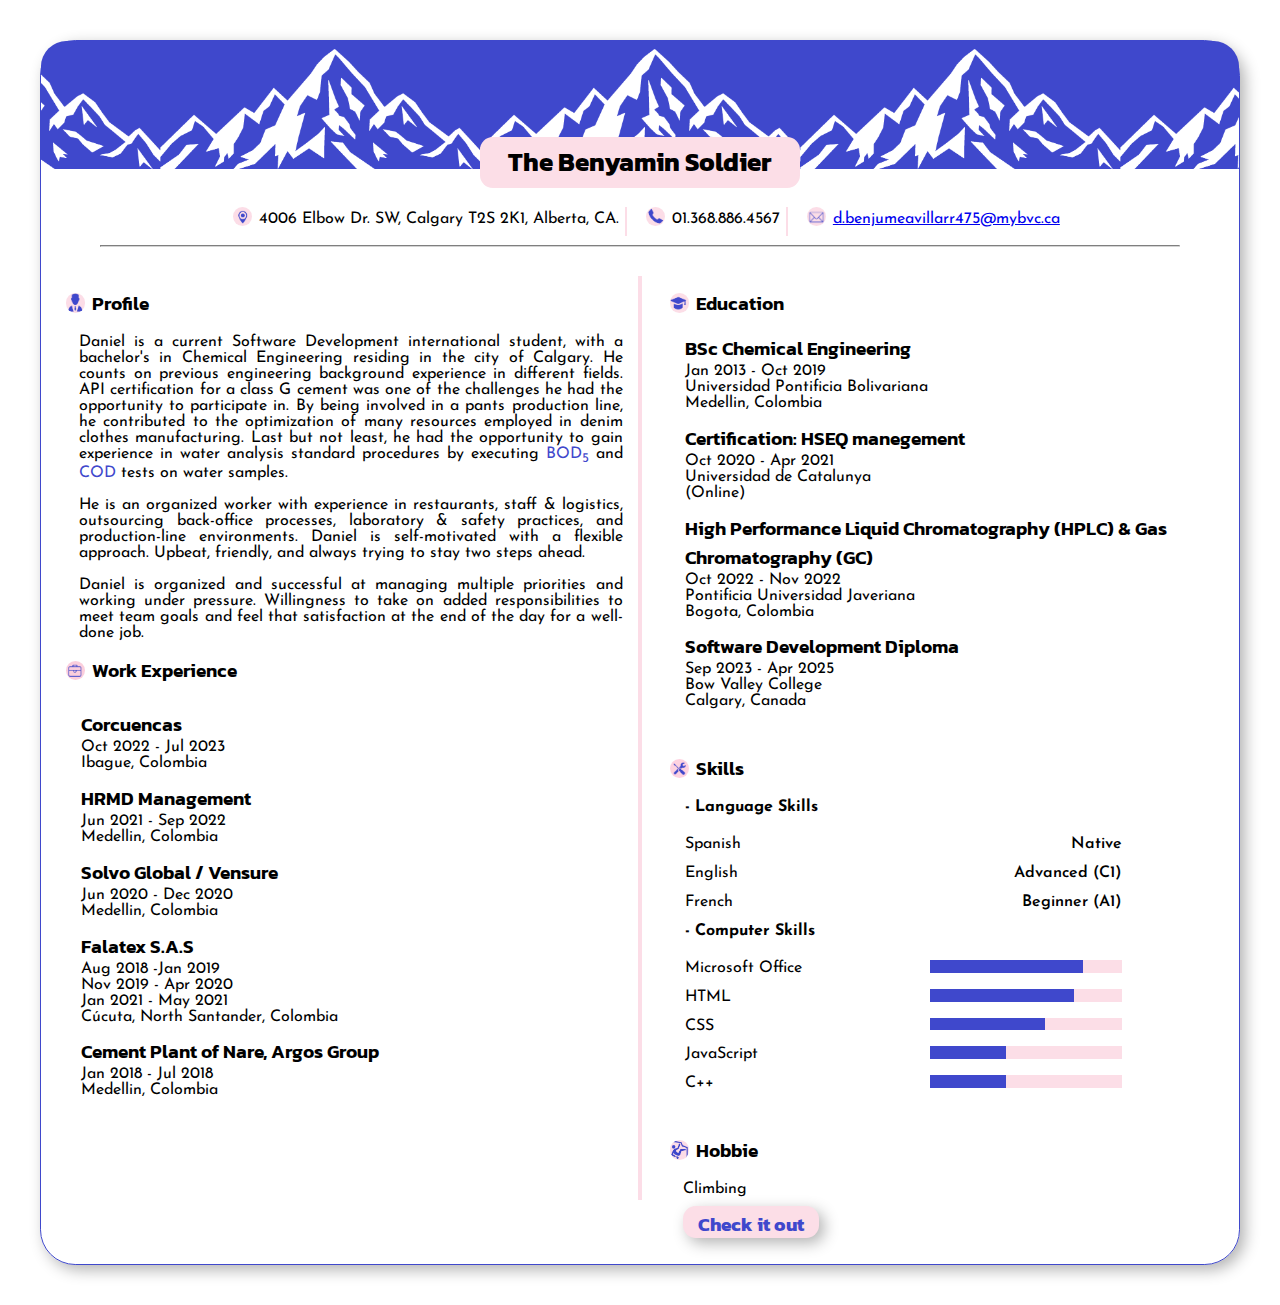
<file: index.html>
<!DOCTYPE html>
<html lang="en" id="MyProfile">
    <head>
        <title>My Profile</title>
        <meta charset = "UTF-8">
        <link rel="stylesheet" href="./css/myProfile.css">
        <link rel="stylesheet" href="./css/pop-out-preview.css">
        <script src="./js/myProfile.js"></script>
        <link rel="preconnect" href="https://fonts.googleapis.com">
        <link rel="preconnect" href="https://fonts.gstatic.com" crossorigin>
        <link href="https://fonts.googleapis.com/css2?family=Josefin+Sans:wght@300;600;700&family=Kanit:wght@600;800&display=swap" rel="stylesheet">

    </head>
    <body>
        <section class="general-container"> 
            <section id="top">
                <div id="name">
                <h1>
                    The Benyamin Soldier
                </h1>
                </div>
                <div id="info">
                    <label for="location"><img src="./images/logos/location-logo.png" class="logo"></label>
                    <p id="location"> 4006 Elbow Dr. SW, Calgary T2S 2K1, Alberta, CA.</p>
                    <div class="separator"></div>
                    <label for="contact"><img src="./images/logos/reference-logo.png" class="logo"></label>
                    <p id="contact"> 01.368.886.4567</p>
                    <div class="separator"></div>
                    <label for="email"><img src="./images/logos/mail-logo.png" class="logo"></label>
                    <p id="email"><a href="mailto:d.benjumeavillarr475@mybvc.ca?subject=Job%20Proposal,"">d.benjumeavillarr475@mybvc.ca</a></p>
                </div>
            </section>
            <hr>
            <section id="main">
                <div id="left-side" class="main-div">
                    
                    <div id="profile" class="sub-div">
                        <label for="profile"><img src="./images/logos/profile-logo.png" class="logo"></label>
                        <h2>Profile</h2>
                        <p>
                            Daniel is a current Software Development international student, with a bachelor's in Chemical
                            Engineering residing in the city of Calgary. He counts on previous engineering background experience
                            in different fields. API certification for a class G cement was one of the challenges he had the
                            opportunity to participate in. By being involved in a pants production line, he contributed to the
                            optimization of many resources employed in denim clothes manufacturing. Last but not least, he had
                            the opportunity to gain experience in water analysis standard procedures by executing <span id="BOD">BOD<sub>5</sub></span>
                            and <span id="COD">COD</span>
                            tests on water samples.
                            <br><br>He is an organized worker with experience in restaurants, staff & logistics, outsourcing back-office
                            processes, laboratory & safety practices, and production-line environments. Daniel is self-motivated
                            with a flexible approach. Upbeat, friendly, and always trying to stay two steps ahead. 
                            <br><br>Daniel is organized and successful at managing multiple priorities and working under pressure. 
                            Willingness to take on added responsibilities to meet team goals and feel that satisfaction at the end of
                            the day for a well-done job.
                        </p>
                        
                    </div>
                    
                    <div id="work" class="sub-div">
                        <label for="work"><img src="./images/logos/work-logo.png" class="logo"></label>
                        <h2>Work Experience</h2>
                        <ul>
                            <li>
                                <h3>Corcuencas</h3>
                                <p>                                        
                                    Oct 2022 - Jul 2023 <br>
                                    Ibague, Colombia
                                </p>                                  
                            </li>
                            <li>
                                <h3>HRMD Management</h3>
                                <p>                                        
                                    Jun 2021 - Sep 2022 <br>
                                    Medellin, Colombia
                                </p>                                  
                            </li>
                            <li>
                                <h3>Solvo Global / Vensure</h3>
                                <p>
                                    Jun 2020 - Dec 2020 <br>
                                    Medellin, Colombia
                                </p>                                  
                            </li>
                            <li>
                                <h3>Falatex S.A.S</h3>
                                <p>
                                    Aug 2018 -Jan 2019 <br>                                        
                                    Nov 2019 - Apr 2020<br>
                                    Jan 2021 - May 2021 <br>
                                    Cúcuta, North Santander, Colombia
                                </p>                                   
                            </li>
                            <li>
                                <h3>Cement Plant of Nare, Argos Group</h3>
                                <p>
                                    Jan 2018 - Jul 2018 <br>  
                                    Medellin, Colombia
                                </p>                   
                            </li>                                                   
                        </ul>  
                    </div>
                </div>
                <div class="mainseparator"></div>
                <div id="rigth-side" class="main-div">
                    <div id="education" class="sub-div">
                        <label for="education"><img src="./images/logos/education-log.png" class="logo"></label>
                        <h2>Education</h2>
                        <ul>
                            <li>
                                <h3>BSc Chemical Engineering</h3>
                                <p>                                        
                                    Jan 2013 - Oct 2019 <br>
                                    Universidad Pontificia Bolivariana <br>
                                    Medellin, Colombia
                                </p>                                  
                            </li>
                            <li>
                                <h3>Certification: HSEQ manegement</h3>
                                <p>                                        
                                    Oct 2020 - Apr 2021 <br>
                                    Universidad de Catalunya <br>
                                    (Online)

                                </p>                                  
                            </li>
                            <li>
                                <h3> High Performance Liquid Chromatography (HPLC) & Gas Chromatography (GC)</h3>
                                <p>                                        
                                    Oct 2022 - Nov 2022 <br>
                                    Pontificia Universidad Javeriana <br>
                                    Bogota, Colombia

                                </p>                                  
                            </li>
                            <li>
                                <h3> Software Development Diploma</h3>
                                <p>                                        
                                    Sep 2023 - Apr 2025 <br>
                                    Bow Valley College <br>
                                    Calgary, Canada

                                </p>                                  
                            </li>
                    </div>
                    <div id="skills" class="sub-div">
                        <label for="skills"><img src="./images/logos/skills-logo.png" class="logo"></label>
                        <h2>Skills</h2>
                        <ul>
                            <h4>Language Skills</h4>
                            <li>
                                <label for="spanish"><p>Spanish</p></label> <p class="skill-value" id="spanish">Native</p>                     
                            </li>
                            <li>
                                <label for="english"><p>English</p></label> <p class="skill-value" id="english">Advanced (C1)</p>                     
                            </li>
                            <li>
                                <label for="french"><p>French</p></label> <p class="skill-value" id="french">Beginner (A1)</p>                     
                            </li>
                            <h4>Computer Skills</h4>
                            <li>
                                <label for="MS"><p>Microsoft Office</p></label> <div id="MS" class="lvl-bar"><div style="width: 80%;" class="lvl"></div></div>                     
                            </li>
                            <li>
                                <label for="html"><p>HTML</p></label> <div id="html" class="lvl-bar"><div style="width: 75%;" class="lvl"></div></div>                    
                            </li>
                            <li>
                                <label for="css"><p>CSS</p></label> <div id="css" class="lvl-bar"><div style="width: 60%;" class="lvl"></div></div>                    
                            </li>
                            <li>
                                <label for="js"><p>JavaScript</p></label> <div id="js" class="lvl-bar"><div style="width: 40%;" class="lvl"></div></div>                    
                            </li>
                            <li>
                                <label for="cpp"><p>C++</p></label> <div id="cpp" class="lvl-bar"><div style="width: 40%;" class="lvl"></div></div>                   
                            </li>
                        </ul>                       
                    </div>
                    <div id="hobbie" class="sub-div">
                        <label for="profile"><img src="./images/logos/climber.jpg" class="logo"></label>
                        <h2>Hobbie</h2> 
                        <p>Climbing</p>
                        <h1 id="gotoclimbing">Check it out</h1>                              
                    </div>                                                 
                </div>
            </section>
        </section>
    </body>
</html>
</file>
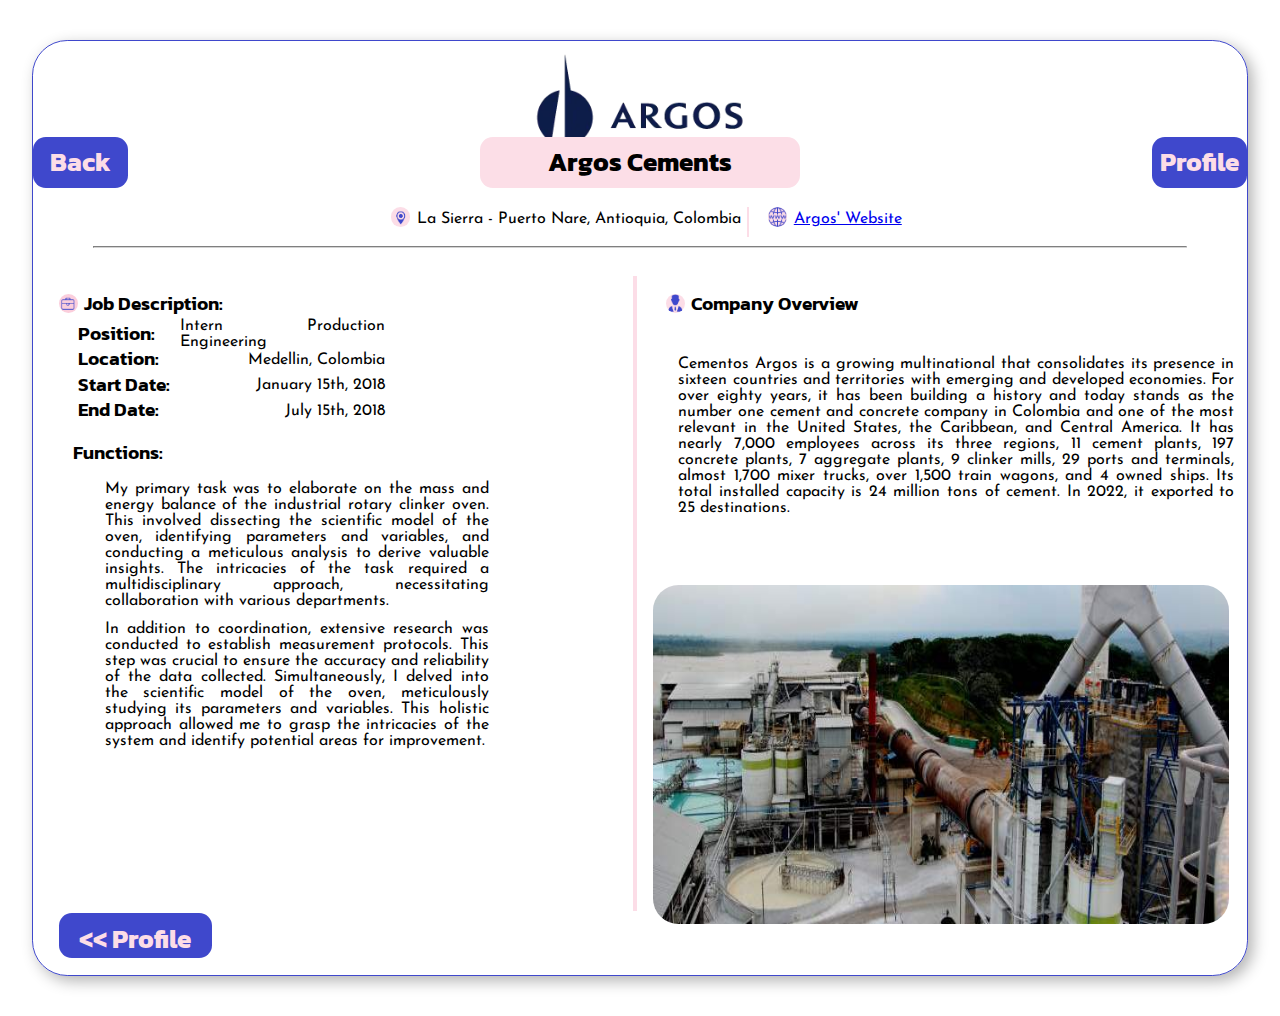
<file: argos.html>
<!DOCTYPE html>
<html lang="en" id="HRMD" class="work-exp">
    <head>
        <title>Argos</title>
        <meta charset = "UTF-8">
        <link rel="stylesheet" href="./css/myProfile.css">
        <link rel="stylesheet" href="./css/work-exp.css">
        
        <link rel="preconnect" href="https://fonts.googleapis.com">
        <link rel="preconnect" href="https://fonts.gstatic.com" crossorigin>
        <link href="https://fonts.googleapis.com/css2?family=Josefin+Sans:wght@300;600;700&family=Kanit:wght@600;800&display=swap" rel="stylesheet">

        <style>
            #profile ul{
                font-family: var(--pfont);
                font-size: 1.25vw;
                list-style-type: none;
            }
            #profile p{
                margin-top: -5vw;
                margin-bottom: 0vw;
            }
            #profile li::before{
                content: "- ";
                color: black;
                font-weight: bolder;
                
            }
            #img{
                flex: .25;
                margin-top: -2.5vw;
                margin-bottom: 4vw;
                margin-left: 0vw;
                margin-right: 2vw;
                display: flex;
                margin-left: 0vw;
                 
            }
            img{
                
                border-radius: 2vw;
                width: 45vw;
               
        
            }
            #bckgrnd{
                background-image: url(./images/bckgrnd/argos.webp);
                background-size: 20vw;
                background-position-y: 95%;
                background-repeat: no-repeat;
            }
            h1.back-to-profile{
                flex: 0.05;
                width: 12vw;
                margin-left: 2vw;
                margin-right: 25vw;
                background-color: #3f48cc;
                color: #fcdde7;
            }
            h1.back-to-profile:hover{
            cursor: pointer;
            color: #f83673;
            transition: color 0.3s ease;
            }
            #functions li p{
                margin-bottom: 6vw;
            
            }


        </style>
    

    </head>
    <body>
        <section class="general-container">
            <section id="top">
                <div id="bckgrnd">
                <h1 class="back">
                     Back
                </h1>                       
                <h1>
                    Argos Cements
                </h1>
                <h1 class="next">
                    Profile
                </h1>
                </div>
                <div id="info">
                    <label for="location"><img src="./images/logos/location-logo.png" class="logo"></label>
                    <p id="location">La Sierra - Puerto Nare, Antioquia, Colombia</p>
                    <div class="separator"></div>
                    <label for="contact"><img src="./images/logos/website-logo.jpg" class="logo"></label>
                    <p id="contact"> <a href="https://argos.co/">Argos' Website</a></p>
                </div>
            </section>
            <hr>
            <section id="main">
                <div id="left-side" class="main-div">
                    
                    <div id="job-description" class="sub-div">
                        <label for="job-description"><img src="./images/logos/work-logo.png" class="logo"></label>
                        <h2>Job Description:</h2>
                        <ul>
                            <li>
                                <label for="position"><h2>Position:</h2></label> 
                                <p id="position" class="job-description">Intern Production Engineering</p>
                            </li>
                            <li>
                                <label for="location"><h2>Location:</h2></label> 
                                <p id="location" class="job-description">Medellin, Colombia</p>
                            </li>
                            <li>
                                <label for="start"><h2>Start Date:</h2></label> 
                                <p id="start" class="job-description">January 15th, 2018</p>
                            </li>
                            <li>
                                <label for="end"><h2>End Date:</h2></label> 
                                <p id="end" class="job-description">July 15th, 2018</p>
                            </li>
                            <li id="duties"> 
                                <ul id="functions" class="job-description">
                                    <label for="functions"><h2>Functions:</h2></label>
                                    <br><br><br><br><br><br>
                                    <li>
                                        <p>
                                            My primary task was to elaborate on the mass and energy balance of 
                                            the industrial rotary clinker oven. This involved dissecting the 
                                            scientific model of the oven, identifying parameters and variables, 
                                            and conducting a meticulous analysis to derive valuable insights. 
                                            The intricacies of the task required a multidisciplinary approach, 
                                            necessitating collaboration with various departments.
                                        </p>
                                    </li>
                                    <li>
                                        <p>
                                            In addition to coordination, extensive research was conducted to 
                                            establish measurement protocols. This step was crucial to ensure 
                                            the accuracy and reliability of the data collected. Simultaneously, 
                                            I delved into the scientific model of the oven, meticulously studying 
                                            its parameters and variables. This holistic approach allowed me to 
                                            grasp the intricacies of the system and identify potential areas for 
                                            improvement.
                                        </p>
                                    </li>
                                    
                                </ul>
                            </li>
                        </ul>                       
                    </div>
                    <h1 class="back-to-profile">
                       << Profile
                    </h1>                                       
                </div>
                <div class="mainseparator"></div>
                <div id="rigth-side" class="main-div">
                    <div id="profile" class="sub-div">
                        <label for="profile"><img src="./images/logos/profile-logo.png" class="logo"></label>
                        <h2>Company Overview</h2>
                        <p>
                            Cementos Argos is a growing multinational that consolidates its presence in sixteen 
                            countries and territories with emerging and developed economies. For over eighty years, 
                            it has been building a history and today stands as the number one cement and concrete company 
                            in Colombia and one of the most relevant in the United States, the Caribbean, and Central America. 
                            It has nearly 7,000 employees across its three regions, 11 cement plants, 197 concrete plants, 
                            7 aggregate plants, 9 clinker mills, 29 ports and terminals, almost 1,700 mixer trucks, over 1,500 
                            train wagons, and 4 owned ships. Its total installed capacity is 24 million tons of cement. 
                            In 2022, it exported to 25 destinations.
                            <br><br>
                            
                        </p>
                        <section id="img">
                            <img src="./images/work-images/argos.jpg" >
                            
                        </section>
                        
                    </div>                            
                </div>
            </section>
        </section>
        <script src="./js/myProfile.js"></script>
    </body>
</html>
</file>
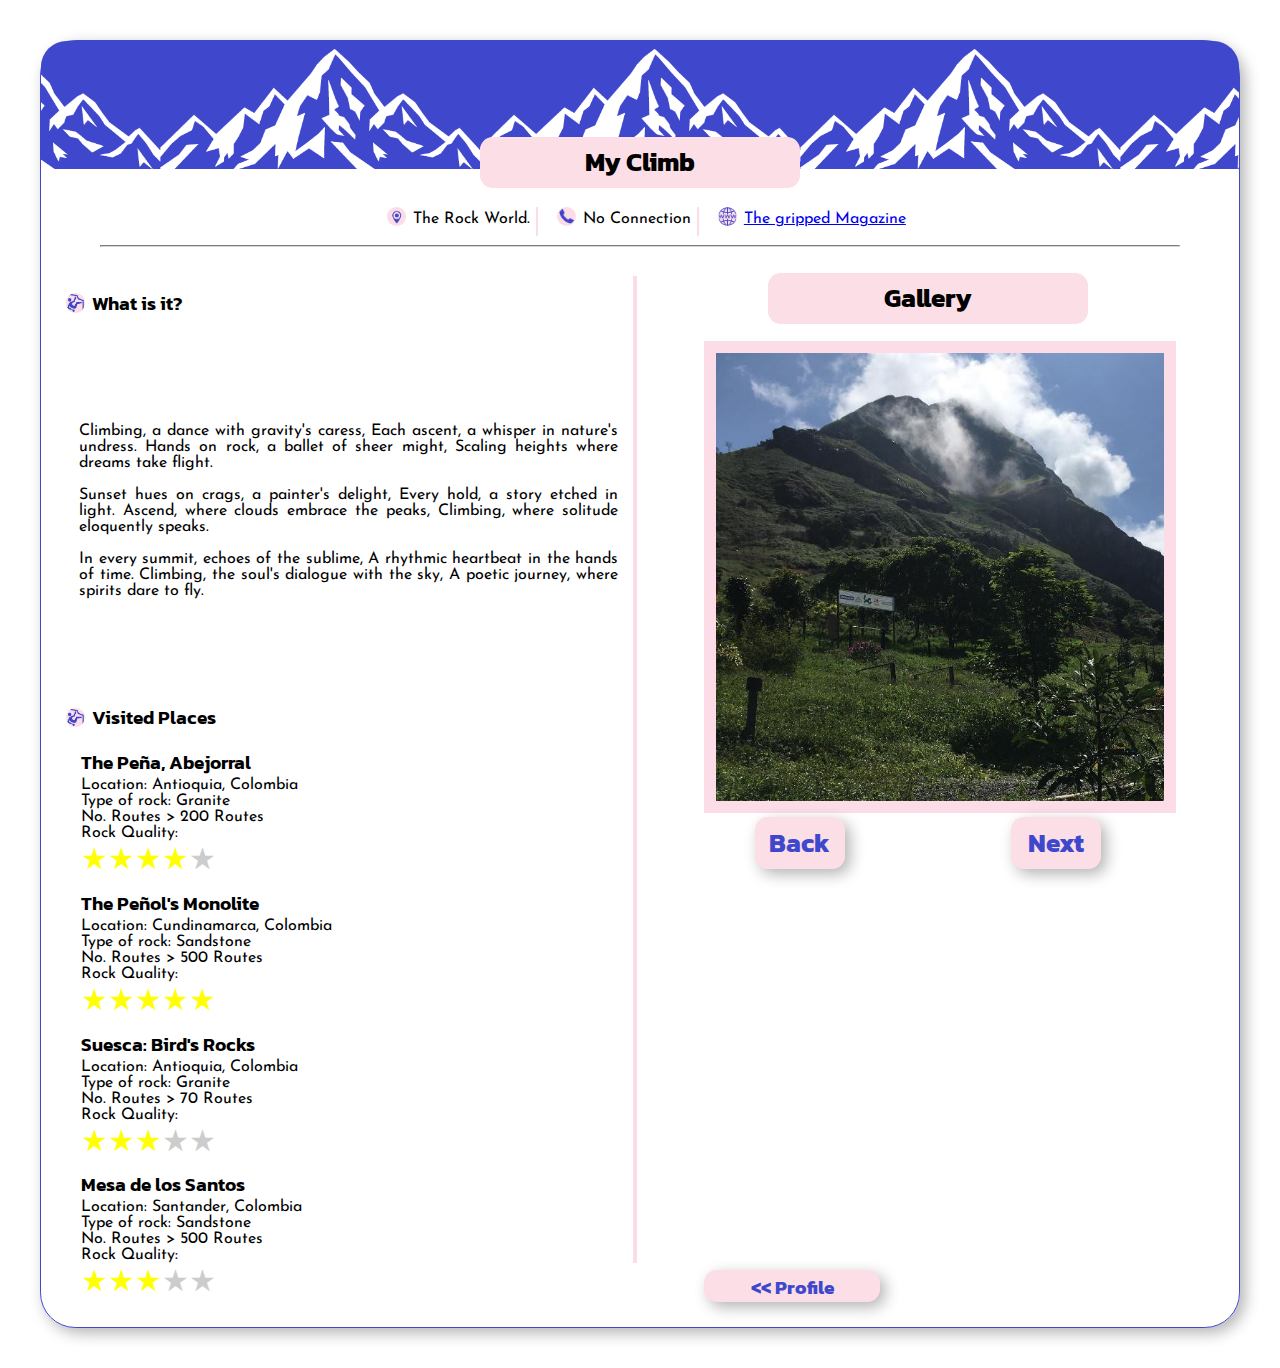
<file: climbing.html>
<!DOCTYPE html>
<html lang="en" id="Climbing">
    <head>
        <title>My Hobbies</title>
        <meta charset = "UTF-8">
        <link rel="stylesheet" href="./css/myProfile.css">
        <link rel="stylesheet" href="./css/pop-out-preview.css">
        <link rel="stylesheet" href="./css/stars.css">
        <script src="./js/myProfile.js"></script>
        <link rel="preconnect" href="https://fonts.googleapis.com">
        <link rel="preconnect" href="https://fonts.gstatic.com" crossorigin>
        <link href="https://fonts.googleapis.com/css2?family=Josefin+Sans:wght@300;600;700&family=Kanit:wght@600;800&display=swap" rel="stylesheet">

    </head>
    <body>
        <section class="general-container"> 
            <section id="top">
                <div id="name">
                <h1>
                    My Climb
                </h1>
                </div>
                <div id="info">
                    <label for="location"><img src="./images/logos/location-logo.png" class="logo"></label>
                    <p id="location"> The Rock World.</p>
                    <div class="separator"></div>
                    <label for="contact"><img src="./images/logos/reference-logo.png" class="logo"></label>
                    <p id="contact"> No Connection</p>
                    <div class="separator"></div>
                    <label for="contact"><img src="./images/logos/website-logo.jpg" class="logo"></label>
                    <p id="contact"> <a href="https://gripped.com/">The gripped Magazine</a></p>
                </div>
            </section>
            <hr>
            <section id="main">
                <div id="left-side" class="main-div">
                    
                    <div id="profile" class="sub-div">
                        <label for="profile"><img src="./images/logos/climber.jpg" class="logo"></label>
                        <h2>What is it?</h2>
                        <p>
                            Climbing, a dance with gravity's caress,
                            Each ascent, a whisper in nature's undress.
                            Hands on rock, a ballet of sheer might,
                            Scaling heights where dreams take flight.
                            <br><br>
                            Sunset hues on crags, a painter's delight,
                            Every hold, a story etched in light.
                            Ascend, where clouds embrace the peaks,
                            Climbing, where solitude eloquently speaks.
                            <br><br>
                            In every summit, echoes of the sublime,
                            A rhythmic heartbeat in the hands of time.
                            Climbing, the soul's dialogue with the sky,
                            A poetic journey, where spirits dare to fly.
                        </p>
                        
                    </div>
                    
                    <div id="work" class="sub-div">
                        <label for="work"><img src="./images/logos/climber.jpg" class="logo"></label>
                        <h2>Visited Places</h2>
                        <ul>
                            <li>
                                <h3>The Peña, Abejorral</h3>
                                <p>                                        
                                    Location: Antioquia, Colombia <br>
                                    Type of rock: Granite <br>
                                    No. Routes > 200 Routes <br>
                                    Rock Quality: 
                                    <div class="rating" id="peña">
                                        <span class="star" data-value="1">&#9733;</span>
                                        <span class="star" data-value="2">&#9733;</span>
                                        <span class="star" data-value="3">&#9733;</span>
                                        <span class="star" data-value="4">&#9733;</span>
                                        <span class="star" data-value="5">&#9733;</span>
                                      </div>
                                </p>                             
                            </li>
                            <li>
                                <h3>The Peñol's Monolite</h3>
                                <p>                                        
                                    Location: Cundinamarca, Colombia <br>
                                    Type of rock: Sandstone <br>
                                    No. Routes > 500 Routes <br>
                                    Rock Quality: 
                                    <div class="rating" id="peñol">
                                        <span class="star" data-value="1">&#9733;</span>
                                        <span class="star" data-value="2">&#9733;</span>
                                        <span class="star" data-value="3">&#9733;</span>
                                        <span class="star" data-value="4">&#9733;</span>
                                        <span class="star" data-value="5">&#9733;</span>
                                      </div>
                                </p>                             
                            </li>
                            <li>
                                <h3>Suesca: Bird's Rocks</h3>
                                <p>                                        
                                    Location: Antioquia, Colombia <br>
                                    Type of rock: Granite <br>
                                    No. Routes > 70 Routes <br>
                                    Rock Quality: 
                                    <div class="rating" id="suesca">
                                        <span class="star" data-value="1">&#9733;</span>
                                        <span class="star" data-value="2">&#9733;</span>
                                        <span class="star" data-value="3">&#9733;</span>
                                        <span class="star" data-value="4">&#9733;</span>
                                        <span class="star" data-value="5">&#9733;</span>
                                      </div>
                                </p>                             
                            </li>
                            <li>
                                <h3>Mesa de los Santos</h3>
                                <p>                                        
                                    Location: Santander, Colombia <br>
                                    Type of rock: Sandstone <br>
                                    No. Routes > 500 Routes <br>
                                    Rock Quality: 
                                    <div class="rating" id="lamesa">
                                        <span class="star" data-value="1">&#9733;</span>
                                        <span class="star" data-value="2">&#9733;</span>
                                        <span class="star" data-value="3">&#9733;</span>
                                        <span class="star" data-value="4">&#9733;</span>
                                        <span class="star" data-value="5">&#9733;</span>
                                      </div>
                                </p>                             
                            </li>
                                                                            
                        </ul>  
                    </div>
                </div>
                <div class="mainseparator"></div>
                <div id="rigth-side" class="main-div">
                    <div id="education" class="sub-div">

                        <h1>Gallery</h1>
                        <div class="gallery">
                        <img id="mainImg" src="./images/climbing/img1.png" >
            
                        <!-- Add more images as needed -->
                        </div>
                        <div class="buttons">
                        <h1 id="prev"> Back </h1> 
                        <h1 id="next"> Next</h1>  
                        </div>
                    </div>
                    <div id="hobbie" class="sub-div">
                        <h1 class="back-to-profile">
                            << Profile
                        </h1>                               
                    </div>                                                 
                </div>
            </section>
        </section>
        
    </body>
</html>
</file>
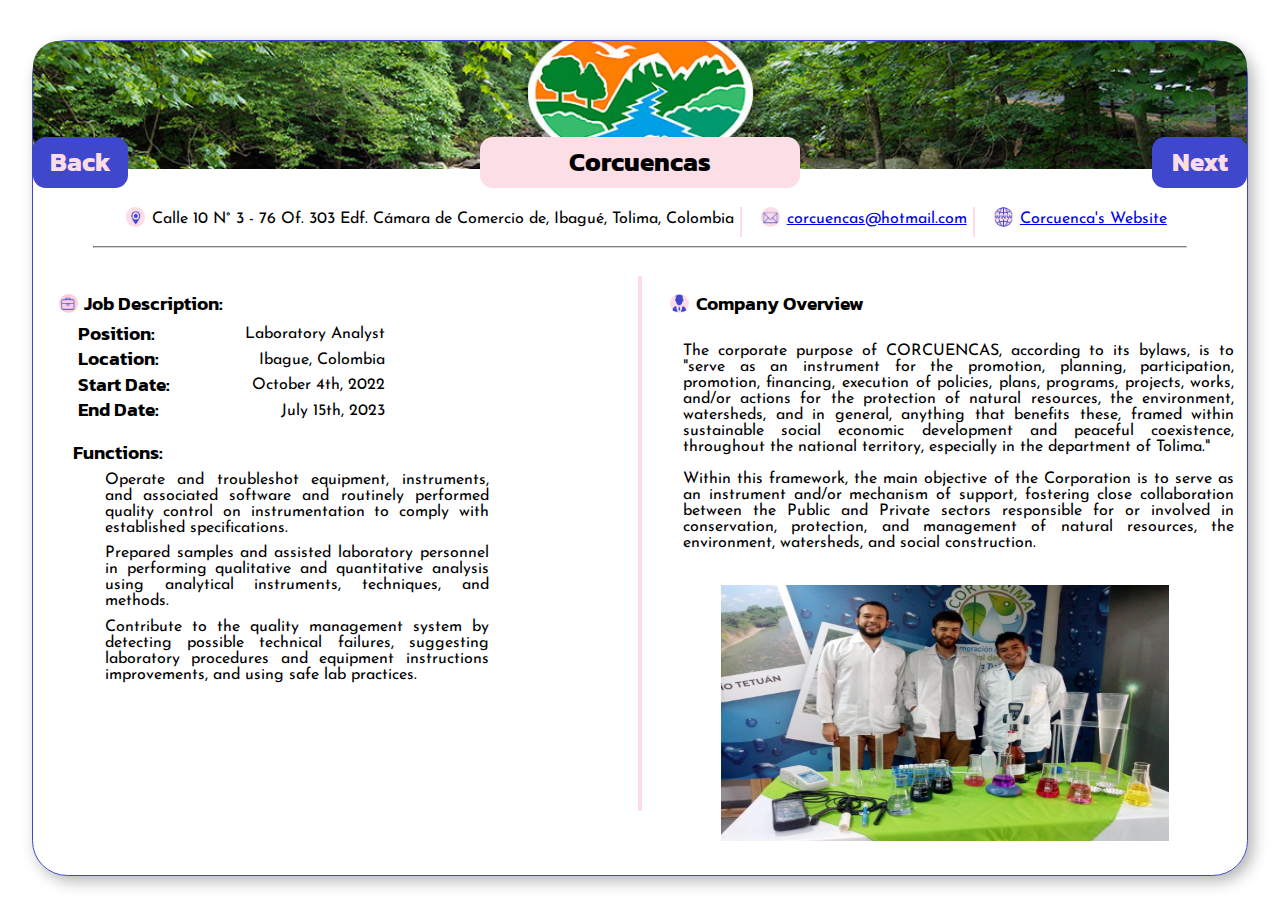
<file: corcuencas.html>
<!DOCTYPE html>
<html lang="en" id="Corcuencas" class="work-exp">
    <head>
        <title>Corcuencas</title>
        <meta charset = "UTF-8">
        <link rel="stylesheet" href="./css/myProfile.css">
        <link rel="stylesheet" href="./css/work-exp.css">
        
        <link rel="preconnect" href="https://fonts.googleapis.com">
        <link rel="preconnect" href="https://fonts.gstatic.com" crossorigin>
        <link href="https://fonts.googleapis.com/css2?family=Josefin+Sans:wght@300;600;700&family=Kanit:wght@600;800&display=swap" rel="stylesheet">

    </head>
    <body>
        <section class="general-container">
            <section id="top">
                <div id="bckgrnd">
                <h1 class="back">
                     Back
                </h1>                       
                <h1>
                    Corcuencas
                </h1>
                <h1 class="next">
                    Next
                </h1>
                </div>
                <div id="info">
                    <label for="location"><img src="./images/logos/location-logo.png" class="logo"></label>
                    <p id="location"> Calle 10 N° 3 - 76 Of. 303 Edf. Cámara de Comercio de, Ibagué, Tolima, Colombia</p>
                    <div class="separator"></div>
                    <label for="email"><img src="./images/logos/mail-logo.png" class="logo"></label>
                    <p id="email"><a href="mailto:corcuencas@hotmail.com">corcuencas@hotmail.com</a></p>
                    <div class="separator"></div>
                    <label for="contact"><img src="./images/logos/website-logo.jpg" class="logo"></label>
                    <p id="contact"> <a href="https://corcuencas.com/nosotros/">Corcuenca's Website</a></p>
                </div>
            </section>
            <hr>
            <section id="main">
                <div id="left-side" class="main-div">
                    
                    <div id="job-description" class="sub-div">
                        <label for="job-description"><img src="./images/logos/work-logo.png" class="logo"></label>
                        <h2>Job Description:</h2>
                        <ul>
                            <li>
                                <label for="position"><h2>Position:</h2></label> 
                                <p id="position" class="job-description">Laboratory Analyst</p>
                            </li>
                            <li>
                                <label for="location"><h2>Location:</h2></label> 
                                <p id="location" class="job-description">Ibague, Colombia</p>
                            </li>
                            <li>
                                <label for="start"><h2>Start Date:</h2></label> 
                                <p id="start" class="job-description">October 4th, 2022</p>
                            </li>
                            <li>
                                <label for="end"><h2>End Date:</h2></label> 
                                <p id="end" class="job-description">July 15th, 2023</p>
                            </li>
                            <li id="duties"> 
                                <ul id="functions" class="job-description">
                                    <label for="functions"><h2>Functions:</h2></label>
                                    <li>
                                        <p>
                                            Operate and troubleshot equipment, instruments,
                                            and associated software and routinely performed
                                            quality control on instrumentation to comply with 
                                            established specifications.
                                        </p>
                                    </li>
                                    <li>
                                        <p>
                                            Prepared samples and assisted laboratory personnel 
                                            in performing qualitative and quantitative analysis 
                                            using analytical instruments, techniques, and methods.
                                        </p>
                                    </li>
                                    <li>
                                        <p>
                                            Contribute to the quality management system by detecting 
                                            possible technical failures, suggesting laboratory procedures 
                                            and equipment instructions improvements, and using safe lab 
                                            practices.
                                        </p>
                                    </li>
                                </ul>
                            </li>
                        </ul>                       
                    </div>                                       
                </div>
                <div class="mainseparator"></div>
                <div id="rigth-side" class="main-div">
                    <div id="profile" class="sub-div">
                        <label for="profile"><img src="./images/logos/profile-logo.png" class="logo"></label>
                        <h2>Company Overview</h2>
                        <p>
                            The corporate purpose of CORCUENCAS, according to its bylaws,
                            is to "serve as an instrument for the promotion, planning,
                            participation, promotion, financing, execution of policies,
                            plans, programs, projects, works, and/or actions for the
                            protection of natural resources, the environment, watersheds, 
                            and in general, anything that benefits these, framed within 
                            sustainable social economic development and peaceful coexistence, 
                            throughout the national territory, especially in the department 
                            of Tolima."
                            <br><br>
                            Within this framework, the main objective of the Corporation is to 
                            serve as an instrument and/or mechanism of support, fostering close 
                            collaboration between the Public and Private sectors responsible for 
                            or involved in conservation, protection, and management of natural 
                            resources, the environment, watersheds, and social construction.
                        </p>
                        <img src="./images/work-images/corcuencas.jpeg" alt="Analyst">
                        
                    </div>                            
                </div>
            </section>
        </section>
        <script src="./js/myProfile.js"></script>
    </body>
</html>
</file>
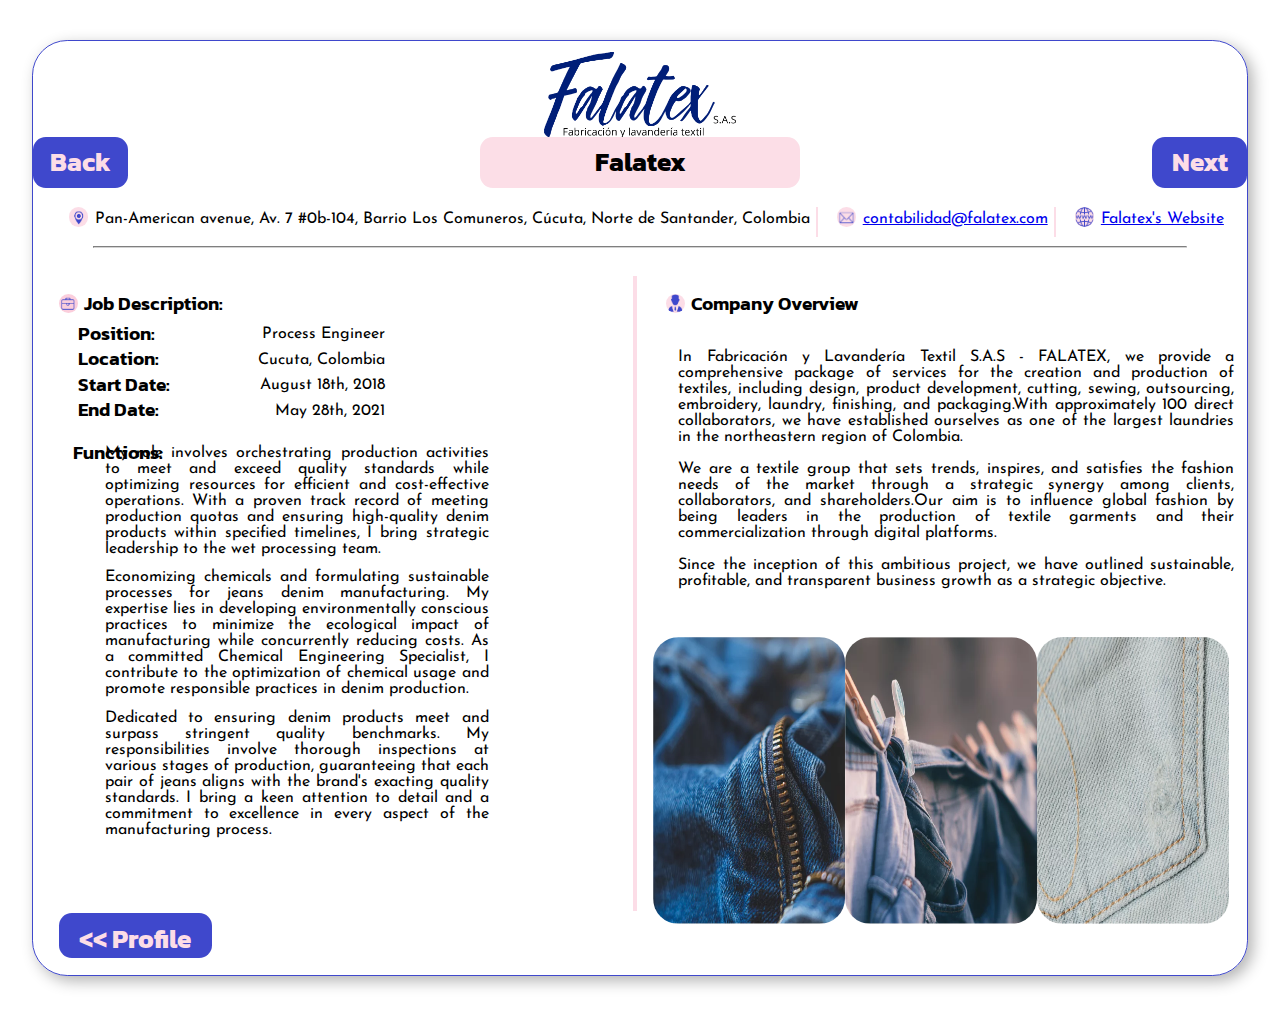
<file: falatex.html>
<!DOCTYPE html>
<html lang="en" id="HRMD" class="work-exp">
    <head>
        <title>Falatex</title>
        <meta charset = "UTF-8">
        <link rel="stylesheet" href="./css/myProfile.css">
        <link rel="stylesheet" href="./css/work-exp.css">
        
        <link rel="preconnect" href="https://fonts.googleapis.com">
        <link rel="preconnect" href="https://fonts.gstatic.com" crossorigin>
        <link href="https://fonts.googleapis.com/css2?family=Josefin+Sans:wght@300;600;700&family=Kanit:wght@600;800&display=swap" rel="stylesheet">

        <style>
            #profile ul{
                font-family: var(--pfont);
                font-size: 1.25vw;
                list-style-type: none;
            }
            #profile p{
                margin-top: -5vw;
                margin-bottom: 0vw;
            }
            #profile li::before{
                content: "- ";
                color: black;
                font-weight: bolder;
                
            }
            #img{
                flex: .25;
                margin-top: -2.5vw;
                margin-bottom: 4vw;
                margin-left: 0vw;
                margin-right: 2vw;
                display: flex;
                 
            }
            img{
                flex: .1;
                border-radius: 2vw;
                width: 15vw;
        
            }
            #bckgrnd{
                background-image: url(./images/bckgrnd/falatex.webp);
                background-size: 15vw;
                background-position-y: 25%;
            }
            h1.back-to-profile{
                flex: 0.05;
                width: 12vw;
                margin-left: 2vw;
                margin-right: 25vw;
                background-color: #3f48cc;
                color: #fcdde7;
            }
            h1.back-to-profile:hover{
            cursor: pointer;
            color: #f83673;
            transition: color 0.3s ease;
            }
            #functions li p{
                margin-bottom: 6vw;
            
            }


        </style>
    

    </head>
    <body>
        <section class="general-container">
            <section id="top">
                <div id="bckgrnd">
                <h1 class="back">
                     Back
                </h1>                       
                <h1>
                    Falatex
                </h1>
                <h1 class="next">
                    Next
                </h1>
                </div>
                <div id="info">
                    <label for="location"><img src="./images/logos/location-logo.png" class="logo"></label>
                    <p id="location">Pan-American avenue, Av. 7 #0b-104, Barrio Los Comuneros, Cúcuta, Norte de Santander, Colombia</p>
                    <div class="separator"></div>
                    <label for="email"><img src="./images/logos/mail-logo.png" class="logo"></label>
                    <p id="email"><a href="mailto:contabilidad@falatex.com">contabilidad@falatex.com</a></p>
                    <div class="separator"></div>
                    <label for="contact"><img src="./images/logos/website-logo.jpg" class="logo"></label>
                    <p id="contact"> <a href="https://falatex.com/">Falatex's Website</a></p>
                </div>
            </section>
            <hr>
            <section id="main">
                <div id="left-side" class="main-div">
                    
                    <div id="job-description" class="sub-div">
                        <label for="job-description"><img src="./images/logos/work-logo.png" class="logo"></label>
                        <h2>Job Description:</h2>
                        <ul>
                            <li>
                                <label for="position"><h2>Position:</h2></label> 
                                <p id="position" class="job-description">Process Engineer</p>
                            </li>
                            <li>
                                <label for="location"><h2>Location:</h2></label> 
                                <p id="location" class="job-description">Cucuta, Colombia</p>
                            </li>
                            <li>
                                <label for="start"><h2>Start Date:</h2></label> 
                                <p id="start" class="job-description">August 18th, 2018</p>
                            </li>
                            <li>
                                <label for="end"><h2>End Date:</h2></label> 
                                <p id="end" class="job-description">May 28th, 2021</p>
                            </li>
                            <li id="duties"> 
                                <ul id="functions" class="job-description">
                                    <label for="functions"><h2>Functions:</h2></label>
                                    <br><br><br><br>
                                    <li>
                                        <p>
                                            My role involves orchestrating production activities to meet 
                                            and exceed quality standards while optimizing resources for 
                                            efficient and cost-effective operations. With a proven track 
                                            record of meeting production quotas and ensuring high-quality 
                                            denim products within specified timelines, I bring strategic 
                                            leadership to the wet processing team.
                                        </p>
                                    </li>
                                    <li>
                                        <p>
                                            Economizing chemicals and formulating sustainable processes
                                             for jeans denim manufacturing. My expertise lies in developing 
                                             environmentally conscious practices to minimize the ecological 
                                             impact of manufacturing while concurrently reducing costs. 
                                             As a committed Chemical Engineering Specialist, I contribute to 
                                             the optimization of chemical usage and promote responsible 
                                             practices in denim production.
                                        </p>
                                    </li>
                                    <li>
                                        <p>
                                            Dedicated to ensuring denim products meet and surpass stringent 
                                            quality benchmarks. My responsibilities involve thorough inspections 
                                            at various stages of production, guaranteeing that each pair of jeans 
                                            aligns with the brand's exacting quality standards. I bring a keen 
                                            attention to detail and a commitment to excellence in every aspect 
                                            of the manufacturing process.
                                        </p>
                                    </li>
                                </ul>
                            </li>
                        </ul>                       
                    </div>
                    <h1 class="back-to-profile">
                       << Profile
                    </h1>                                       
                </div>
                <div class="mainseparator"></div>
                <div id="rigth-side" class="main-div">
                    <div id="profile" class="sub-div">
                        <label for="profile"><img src="./images/logos/profile-logo.png" class="logo"></label>
                        <h2>Company Overview</h2>
                        <p>
                            In Fabricación y Lavandería Textil S.A.S - FALATEX, we provide a comprehensive package of services 
                            for the creation and production of textiles, including design, product development, cutting, sewing, 
                            outsourcing, embroidery, laundry, finishing, and packaging.With approximately 100 direct 
                            collaborators, we have established ourselves as one of the largest laundries in the northeastern 
                            region of Colombia.
                            <br><br>
                            We are a textile group that sets trends, inspires, and satisfies the fashion needs of the market 
                            through a strategic synergy among clients, collaborators, and shareholders.Our aim is to influence 
                            global fashion by being leaders in the production of textile garments and their commercialization 
                            through digital platforms.
                            <br><br>
                            
Since the inception of this ambitious project, we have outlined sustainable, profitable, and transparent business growth as a strategic objective.
                        </p>
                        <section id="img">
                            <img src="./images/work-images/falatex.webp" >
                            <img src="./images/work-images/falatex2.webp" >
                            <img src="./images/work-images/falatex3.webp" >
                        </section>
                        
                    </div>                            
                </div>
            </section>
        </section>
        <script src="./js/myProfile.js"></script>
    </body>
</html>
</file>
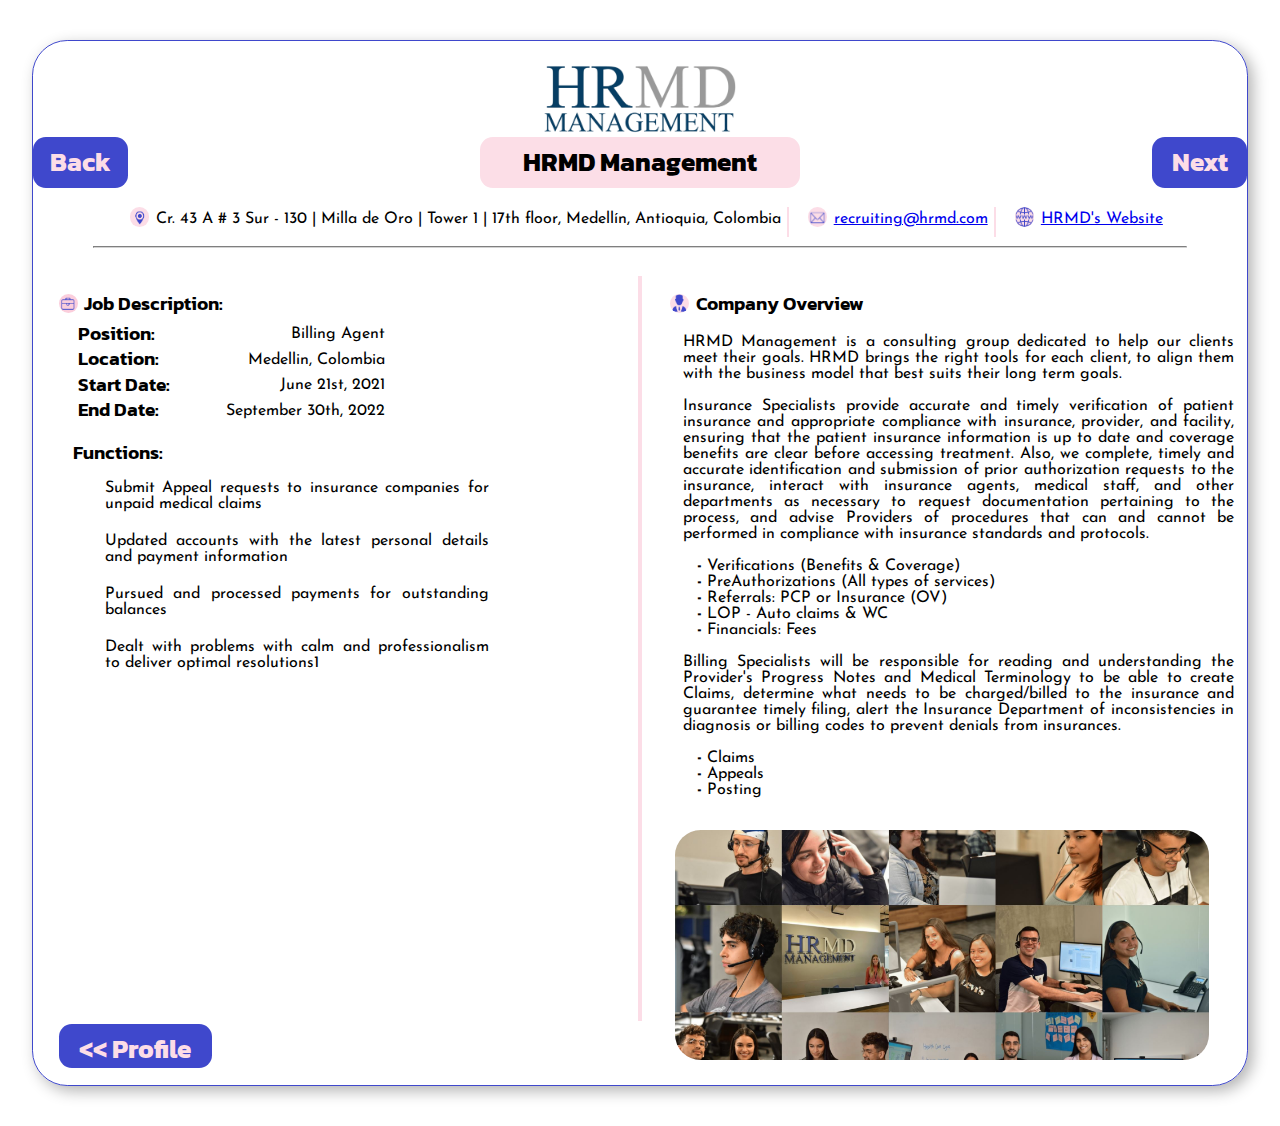
<file: hrmdmanagement.html>
<!DOCTYPE html>
<html lang="en" id="HRMD" class="work-exp">
    <head>
        <title>HRMD Management</title>
        <meta charset = "UTF-8">
        <link rel="stylesheet" href="./css/myProfile.css">
        <link rel="stylesheet" href="./css/work-exp.css">
        
        <link rel="preconnect" href="https://fonts.googleapis.com">
        <link rel="preconnect" href="https://fonts.gstatic.com" crossorigin>
        <link href="https://fonts.googleapis.com/css2?family=Josefin+Sans:wght@300;600;700&family=Kanit:wght@600;800&display=swap" rel="stylesheet">

        <style>
            #profile ul{
                font-family: var(--pfont);
                font-size: 1.25vw;
                list-style-type: none;
            }
            #profile li::before{
                content: "- ";
                color: black;
                font-weight: bolder;
            }
            #iframe{
                flex: 1;
                margin-top: 7.5vw;
                margin-bottom: 2vw;
                margin-left:-7vw;
                margin-right: 2vw;
                display: flex;
                width: 1vw;  
            }
            img{
                flex: 1;
                border-radius: 2vw;
                width: 1vw;
            }
            #bckgrnd{
                background-image: url(./images/work-images/hrmdbckgrnd.png);
                background-size: 15vw;
                background-position-y: 40%;
            }
            h1.back-to-profile{
                flex: 0.05;
                width: 12vw;
                margin-left: 2vw;
                margin-right: 25vw;
                background-color: #3f48cc;
                color: #fcdde7;
            }
            h1.back-to-profile:hover{
            cursor: pointer;
            color: #f83673;
            transition: color 0.3s ease;
            }


        </style>
    

    </head>
    <body>
        <section class="general-container">
            <section id="top">
                <div id="bckgrnd">
                <h1 class="back">
                     Back
                </h1>                       
                <h1>
                    HRMD Management
                </h1>
                <h1 class="next">
                    Next
                </h1>
                </div>
                <div id="info">
                    <label for="location"><img src="./images/logos/location-logo.png" class="logo"></label>
                    <p id="location"> Cr. 43 A # 3 Sur - 130 | Milla de Oro | Tower 1 | 17th floor, Medellín, Antioquia, Colombia</p>
                    <div class="separator"></div>
                    <label for="email"><img src="./images/logos/mail-logo.png" class="logo"></label>
                    <p id="email"><a href="mailto:recruiting@hrmd.com">recruiting@hrmd.com</a></p>
                    <div class="separator"></div>
                    <label for="contact"><img src="./images/logos/website-logo.jpg" class="logo"></label>
                    <p id="contact"> <a href="https://hrmd.com/services/">HRMD's Website</a></p>
                </div>
            </section>
            <hr>
            <section id="main">
                <div id="left-side" class="main-div">
                    
                    <div id="job-description" class="sub-div">
                        <label for="job-description"><img src="./images/logos/work-logo.png" class="logo"></label>
                        <h2>Job Description:</h2>
                        <ul>
                            <li>
                                <label for="position"><h2>Position:</h2></label> 
                                <p id="position" class="job-description">Billing Agent</p>
                            </li>
                            <li>
                                <label for="location"><h2>Location:</h2></label> 
                                <p id="location" class="job-description">Medellin, Colombia</p>
                            </li>
                            <li>
                                <label for="start"><h2>Start Date:</h2></label> 
                                <p id="start" class="job-description">June 21st, 2021</p>
                            </li>
                            <li>
                                <label for="end"><h2>End Date:</h2></label> 
                                <p id="end" class="job-description">September 30th, 2022</p>
                            </li>
                            <li id="duties"> 
                                <ul id="functions" class="job-description">
                                    <label for="functions"><h2>Functions:</h2></label>
                                    <br><br><br>
                                    <li>
                                        <p>
                                            Submit Appeal requests to insurance companies for unpaid medical claims
                                        </p>
                                    </li>
                                    <li>
                                        <p>
                                            Updated accounts with the latest personal details and payment information
                                        </p>
                                    </li>
                                    <li>
                                        <p>
                                            Pursued and processed payments for outstanding balances
                                        </p>
                                    </li>
                                    <li>
                                        <p>
                                            Dealt with problems with calm and professionalism to deliver optimal resolutions1
                                        </p>
                                    </li>
                                </ul>
                            </li>
                        </ul>                       
                    </div>
                    <h1 class="back-to-profile">
                       << Profile
                    </h1>                                       
                </div>
                <div class="mainseparator"></div>
                <div id="rigth-side" class="main-div">
                    <div id="profile" class="sub-div">
                        <label for="profile"><img src="./images/logos/profile-logo.png" class="logo"></label>
                        <h2>Company Overview</h2>
                        <p>
                            HRMD Management is a consulting group dedicated to help our clients meet their goals. 
                            HRMD brings the right tools for each client, to align them with the business model 
                            that best suits their long term goals.
                            <br><br>
                            Insurance Specialists provide accurate and timely verification of patient insurance 
                            and appropriate compliance with insurance, provider, and facility, ensuring that the patient 
                            insurance information is up to date and coverage benefits are clear before accessing treatment. 
                            Also, we complete, timely and accurate identification and submission of prior authorization 
                            requests to the insurance, interact with insurance agents, medical staff, and other departments 
                            as necessary to request documentation pertaining to the process, and advise Providers of procedures 
                            that can and cannot be performed in compliance with insurance standards and protocols.
                        </p>
                            <ul>
                                <li>Verifications (Benefits & Coverage)</li>
                                <li>PreAuthorizations (All types of services)</li>
                                <li>Referrals: PCP or Insurance (OV)</li>
                                <li>LOP - Auto claims & WC</li>
                                <li>Financials: Fees</li>
                            </ul>
                        <p>
                            Billing Specialists will be responsible for reading and understanding the Provider's 
                            Progress Notes and Medical Terminology to be able to create Claims, determine what needs 
                            to be charged/billed to the insurance and guarantee timely filing, alert the Insurance 
                            Department of inconsistencies in diagnosis or billing codes to prevent denials from insurances.
                        </p>
                        <ul>
                            <li>Claims</li>
                            <li>Appeals</li>
                            <li>Posting</li>
                        </ul>
                        <section id="iframe">
                            <img src="./images/work-images/hrmd.JPG" >
                        </section>
                        
                    </div>                            
                </div>
            </section>
        </section>
        <script src="./js/myProfile.js"></script>
    </body>
</html>
</file>
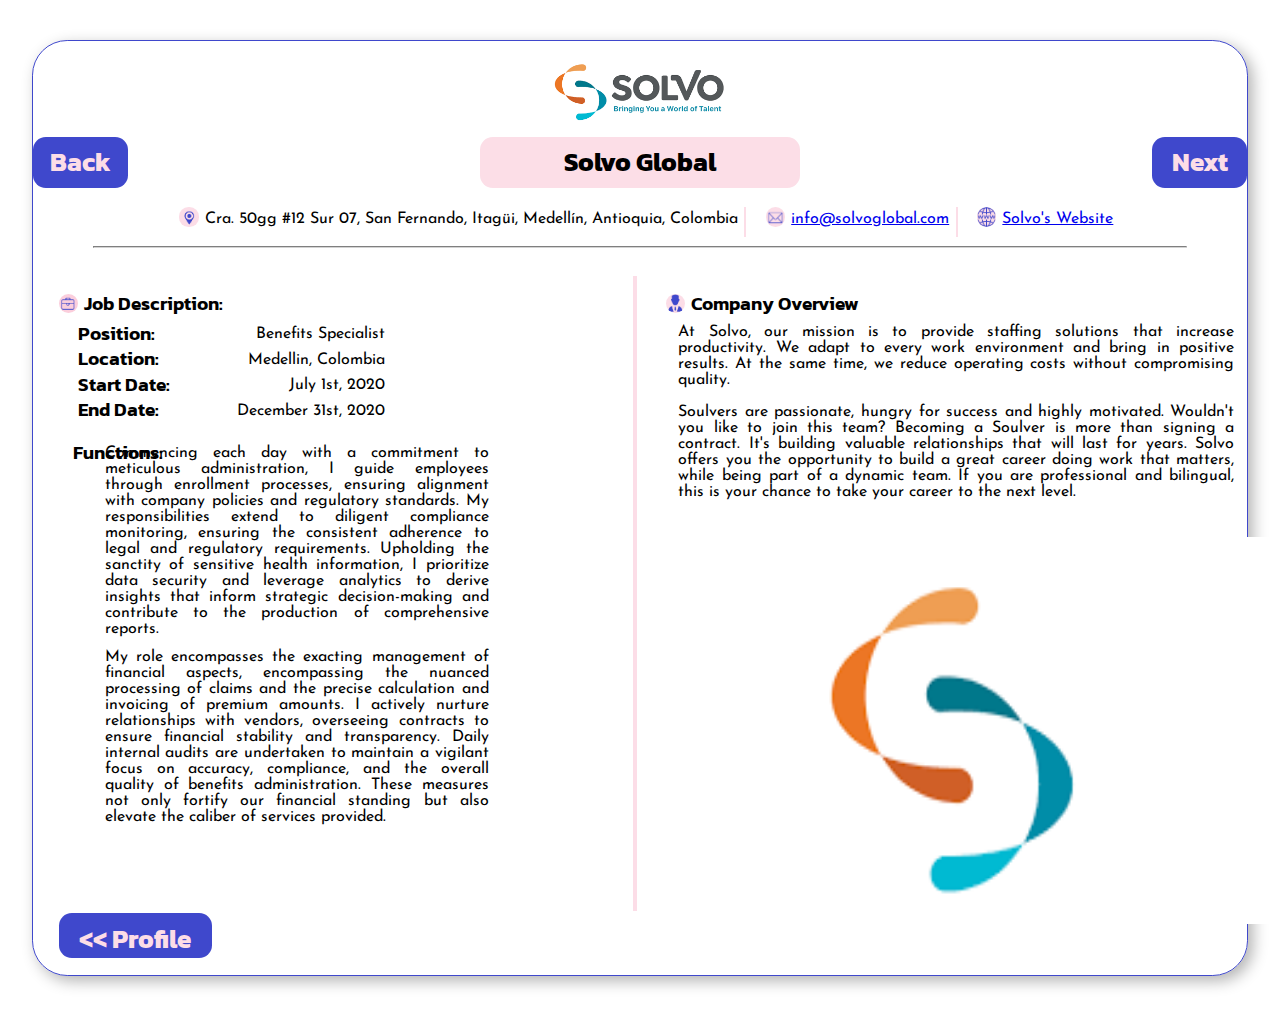
<file: solvo.html>
<!DOCTYPE html>
<html lang="en" id="HRMD" class="work-exp">
    <head>
        <title>Solvo Global</title>
        <meta charset = "UTF-8">
        <link rel="stylesheet" href="./css/myProfile.css">
        <link rel="stylesheet" href="./css/work-exp.css">
        
        <link rel="preconnect" href="https://fonts.googleapis.com">
        <link rel="preconnect" href="https://fonts.gstatic.com" crossorigin>
        <link href="https://fonts.googleapis.com/css2?family=Josefin+Sans:wght@300;600;700&family=Kanit:wght@600;800&display=swap" rel="stylesheet">

        <style>
            #profile ul{
                font-family: var(--pfont);
                font-size: 1.25vw;
                list-style-type: none;
            }
            #profile p{
                margin-top: -5vw;
                margin-bottom: 0vw;
            }
            #profile li::before{
                content: "- ";
                color: black;
                font-weight: bolder;
                
            }
            #img{
                flex: .25;
                margin-top: -2.5vw;
                margin-bottom: 4vw;
                margin-left: 0vw;
                margin-right: 2vw;
                display: flex;
                margin-left: 10vw;
                 
            }
            img{
                flex: 1;
                border-radius: 2vw;
                width: 70vw;
               
        
            }
            #bckgrnd{
                background-image: url(./images/bckgrnd/solvo.png);
                background-size: 15vw;
                background-position-y: 25%;
            }
            h1.back-to-profile{
                flex: 0.05;
                width: 12vw;
                margin-left: 2vw;
                margin-right: 25vw;
                background-color: #3f48cc;
                color: #fcdde7;
            }
            h1.back-to-profile:hover{
            cursor: pointer;
            color: #f83673;
            transition: color 0.3s ease;
            }
            #functions li p{
                margin-bottom: 6vw;
            
            }


        </style>
    

    </head>
    <body>
        <section class="general-container">
            <section id="top">
                <div id="bckgrnd">
                <h1 class="back">
                     Back
                </h1>                       
                <h1>
                    Solvo Global
                </h1>
                <h1 class="next">
                    Next
                </h1>
                </div>
                <div id="info">
                    <label for="location"><img src="./images/logos/location-logo.png" class="logo"></label>
                    <p id="location">Cra. 50gg #12 Sur 07, San Fernando, Itagüi, Medellín, Antioquia, Colombia</p>
                    <div class="separator"></div>
                    <label for="email"><img src="./images/logos/mail-logo.png" class="logo"></label>
                    <p id="email"><a href="mailto:info@solvoglobal.com">info@solvoglobal.com</a></p>
                    <div class="separator"></div>
                    <label for="contact"><img src="./images/logos/website-logo.jpg" class="logo"></label>
                    <p id="contact"> <a href="https://solvoglobal.com/">Solvo's Website</a></p>
                </div>
            </section>
            <hr>
            <section id="main">
                <div id="left-side" class="main-div">
                    
                    <div id="job-description" class="sub-div">
                        <label for="job-description"><img src="./images/logos/work-logo.png" class="logo"></label>
                        <h2>Job Description:</h2>
                        <ul>
                            <li>
                                <label for="position"><h2>Position:</h2></label> 
                                <p id="position" class="job-description">Benefits Specialist</p>
                            </li>
                            <li>
                                <label for="location"><h2>Location:</h2></label> 
                                <p id="location" class="job-description">Medellin, Colombia</p>
                            </li>
                            <li>
                                <label for="start"><h2>Start Date:</h2></label> 
                                <p id="start" class="job-description">July 1st, 2020</p>
                            </li>
                            <li>
                                <label for="end"><h2>End Date:</h2></label> 
                                <p id="end" class="job-description">December 31st, 2020</p>
                            </li>
                            <li id="duties"> 
                                <ul id="functions" class="job-description">
                                    <label for="functions"><h2>Functions:</h2></label>
                                    <br><br><br><br>
                                    <li>
                                        <p>
                                            Commencing each day with a commitment to meticulous administration, 
                                            I guide employees through enrollment processes, ensuring alignment 
                                            with company policies and regulatory standards. My responsibilities 
                                            extend to diligent compliance monitoring, ensuring the consistent 
                                            adherence to legal and regulatory requirements. Upholding the sanctity 
                                            of sensitive health information, I prioritize data security and leverage 
                                            analytics to derive insights that inform strategic decision-making and contribute 
                                            to the production of comprehensive reports.
                                        </p>
                                    </li>
                                    <li>
                                        <p>
                                            My role encompasses the exacting management of financial aspects, 
                                            encompassing the nuanced processing of claims and the precise calculation 
                                            and invoicing of premium amounts. I actively nurture relationships with vendors, 
                                            overseeing contracts to ensure financial stability and transparency. Daily internal 
                                            audits are undertaken to maintain a vigilant focus on accuracy, compliance, and the 
                                            overall quality of benefits administration. These measures not only fortify our 
                                            financial standing but also elevate the caliber of services provided.
                                        </p>
                                    </li>
                                    
                                </ul>
                            </li>
                        </ul>                       
                    </div>
                    <h1 class="back-to-profile">
                       << Profile
                    </h1>                                       
                </div>
                <div class="mainseparator"></div>
                <div id="rigth-side" class="main-div">
                    <div id="profile" class="sub-div">
                        <label for="profile"><img src="./images/logos/profile-logo.png" class="logo"></label>
                        <h2>Company Overview</h2>
                        <p>
                            At Solvo, our mission is to provide staffing solutions that increase productivity. 
                            We adapt to every work environment and bring in positive results. At the same time, 
                            we reduce operating costs without compromising quality.
                            <br><br>
                            Soulvers are passionate, hungry for success and highly motivated. Wouldn't you like 
                            to join this team? Becoming a Soulver is more than signing a contract. It's building 
                            valuable relationships that will last for years. Solvo offers you the opportunity to 
                            build a great career doing work that matters, while being part of a dynamic team. 
                            If you are professional and bilingual, this is your chance to take your career to 
                            the next level.
                            <br><br>
                        </p>
                        <section id="img">
                            <img src="./images/work-images/solvo3.png" >
                            
                        </section>
                        
                    </div>                            
                </div>
            </section>
        </section>
        <script src="./js/myProfile.js"></script>
    </body>
</html>
</file>
<file: css/myProfile.css>
/*
Style File for myProfile
Daniel Benjumea Villarraga ID: 441475
*/

/*-------------------------------------------- Common Styles ------------------------------------------------------------------------*/
@import url('https://fonts.googleapis.com/css2?family=Josefin+Sans:wght@300&family=Kanit:wght@800&display=swap');
:root{
    --blue: #3f48cc;
    --titlefont:'Kanit', sans-serif;
    --pfont:'Josefin Sans', sans-serif;
   

}

html{
    width: 100%;
    box-sizing: border-box;
    display: flex;
    justify-content: center;
}
body{
    width: 100%;
    min-height: 100vh;
    box-sizing: border-box;
    display: flex;
    justify-content: center;
}

.general-container{
    flex: 1;
    width: 95%;
    margin: 2.5%;
    border: 1px solid var(--blue);
    box-sizing: border-box;
    display: flex;
    flex-direction: column;
    border-radius: 2.75vw;
    box-shadow: 5px 5px 15px  rgba(0, 0, 0, 0.3);    
}
h2{
    font-family: var(--titlefont);
    font-weight: 600;
    font-size:1.5vw;
    
}

label{
    border: none;
    margin-left: 1vw;
    
}
.logo{
    width: 1.5vw;
    height: 1.5vw;
    border: none;
    border-radius: 50%;
    margin-top: 0.5vw;
    margin-right: 0.5vw;
}
p{
    font-family: var(--pfont);
    font-size: 1.25vw;
    border: none;
    margin-top: 0.8vw;
}

/*--------------------------------------------- Top Style --------------------------------------------------------------------------*/
#top{
    height: 15vw;
    border: none;
    display: flex;
    flex-direction: column;
    
}
#name{
    display: flex;
    justify-content:center;
    height: 10vw;
    background-color: var(--blue);
    background-image: url(../images/bckgrnd/mountain2.png);
    background-position-x: 50%;
    background-position-y: 45%;
    background-size:25vw;
    background-blend-mode:color-dodge;
    background-repeat:repeat-x;
    border: none;
    border-top-left-radius: 2vw;
    border-top-right-radius: 2vw;
}
h1{
    width: 25vw;
    height: 4vw;
    font-size: 2vw;
    font-family: var(--titlefont);
    background-color: #fcdee7;
    margin-top: 7.5vw;
    box-sizing: border-box;
    border: none;
    border-radius: 1vw;
    display: flex;
    justify-self: center;
    justify-content: center;
    padding-top: 0.5vw;
    
    
}
#info{
    
    display: flex;
    flex-direction: row;
    justify-content: center;
    text-align: center;
    border: none;

    padding-top: 2.5vw;
}
.separator{
    border: 0.1vw solid #fcdde7;
    margin: 0.5vw;
}

/*--------------------------------------------- Main Style --------------------------------------------------------------------------*/
hr{
    width: 90%;
    margin: 1vw auto;
    border-color: lightgrey;
}
#main{
    flex: 1;
    height: 40vw;
    border: none;
    display: flex;
    flex-direction: row;
    margin-top: 1vw;

}
#main h3{
    font-family: var(--titlefont);
    font-weight: 600;
    font-size:1.5vw;
}
#main label{
    margin-top: 1.1vw;
}
#main p{
    margin-top: 0vw;
    margin-left: 2vw;
    text-align: justify;
}
.mainseparator{
    border: .2vw solid #fcdde7;
    margin: 0.2vw;
    margin-bottom: 5vw;
}
.sub-div{
    flex: 1;
    display: flex;
    flex-direction: row;
    flex-wrap: wrap;
    margin: 0vw 1vw;
    box-sizing: border-box;
}
#left-side{
    width: 50%;
    display: flex;
    flex-direction: column;
    box-sizing: border-box;
}

#profile > p{
    margin-top: -20vw;
    margin-bottom: 0vw;
}
#work{
    margin-top: -20vw;
}
#work h3:hover {
    cursor: pointer;
    color: #fcdde7;
    transition: color 0.3s ease;
}
    

#work h3:active {
    cursor: pointer;
    color: #3f48cc;
    transition: color 0.3s ease;
}

#rigth-side{
    width: 50%;
    display: flex;
    flex-direction: column;
    box-sizing: border-box;
}
#work h2{
margin-right: 20vw;      
}
#work ul{
    margin-top: -10vw;
    margin-left: 2vw;
    
}
#work li{
 
    display: flex;
    flex-direction: column;
    justify-content: baseline; 
    margin: 0vw auto 1vw -3vw; 
}
#work li *{
    margin: 0px;
}

#education h2{
    margin-right: 20vw;  
    margin-bottom: 0vw;  
    }
#education ul{
 
    margin-left: 2vw;
}
#education li{
    
    display: flex;
    flex-direction: column;
    justify-content: baseline; 
    margin: 0vw auto 1vw -3vw; 
}
#education li *{
    margin: 0px;
}
#skills h2{
    margin-right: 25vw;  
    margin-bottom: 0vw;  
    }
#skills ul{
 
    margin-left: 2vw;
}
#skills li{

    display: flex;
    flex-direction: row;
    justify-content:space-between; 
    margin: 0vw auto 1vw -3vw; 
}
#skills li *{
    margin: 0px;
}
#skills h4:before{
    content: "- ";
    color: black;
}
#skills h4{
    font-family: var(--pfont);
    font-weight:700;
    margin-left: -3vw;
    margin-top: 0vw;
}
#skills li label{
    margin-right: 10vw;

}
.skill-value{
    font-weight: 600;
    margin-right: -10vw;
}
.lvl-bar{
    width: 15vw;
    height: 1vw;
    background-color: #fcdee7;
}
.lvl{
    width: 50%;
    height: 100%;
    background-color: #3f48cc;
}

#hobbie h2{
    margin-right: 20vw;
}
#hobbie p{
    margin-right: 10vw;
}
/*
#hobbie button{
    width: 15vw;
    height: 2.5vw;
    display: flex;
    justify-content: center;
    text-align: center;
    margin-top: 2.5vw;
    margin-bottom: 2.5vw;
    margin-left: -15vw;
    border: 0.15vw solid #3f48cc;
    background-color: #fcdde7;
    box-sizing: border-box;
    box-shadow: 5px 5px 15px  rgba(0, 0, 0, 0.3);
   
}
*/
#hobbie h1{
    flex: 0.25;
    width: 15vw;
    height: 2.5vw;
    font-size: 1.5vw;
    margin-top: 2vw;
    margin-bottom: 2vw;
    margin-left: -15vw;
    padding-bottom: 2vw;
    color: #3f48cc;
    font-family: var(--titlefont);
    background-color: #fcdee7;
    box-sizing: border-box;
    border: none;
    border-radius: 1vw;
    padding-top: 0.25vw; 
    box-shadow: 5px 5px 15px  rgba(0, 0, 0, 0.3);
}
</file>
<file: css/pop-out-preview.css>
#COD,#BOD {
    color: #3f48cc;
    
}
span.pop-out{
    position: absolute;  
    display: none;
    flex-direction: column;
    justify-content: center;
    align-items: center;
    width: 20vw;
    height: 25vw;
    border: 0.2vw solid black;
    border-bottom: 0.1vw solid black;
    border-top-right-radius: 2vw;
    border-bottom-left-radius: 2vw;
    border-bottom-right-radius: 2vw;
    margin-left: 31.5vw;
    background-color: #fcdde7;
    transition: color 0.3s ease;
    box-sizing: border-box;
    
} 
span.pop-out2{
    position: absolute;  
    display: none;
    flex-direction: column;
    justify-content: center;
    align-items: center;
    width: 20vw;
    height: 25vw;
    border: 0.1vw solid black;
    border-bottom: 0.2vw solid black;
    border-top-right-radius: 2vw;
    border-bottom-left-radius: 2vw;
    border-bottom-right-radius: 2vw;
    margin-left: 37.5vw;
    background-color: #fcdde7;
    transition: color 0.3s ease;
    box-sizing: border-box;
    
} 

img.pop-out{
    flex:2;
    border-bottom: 0.15vw solid black;
    

    width: 99.9%;
    margin-left: 0.0vw;
    border-top-right-radius: 2vw;
    box-sizing: border-box;
    background-image: url("../images/work-images/BOD.jpg");
    background-repeat: no-repeat;
    background-size: 20vw;
    background-position: center;
    background-position-y: 35%;
}
img.pop-out2{
    flex:2;
    border-bottom: 0.15vw solid black;
    

    width: 99.9%;
    margin-left: 0.0vw;
    border-top-right-radius: 2vw;
    box-sizing: border-box;
    background-image: url("../images/work-images/cod.jpg");
    background-repeat: no-repeat;
    background-size: 22.5vw;
    background-position: center;
    background-position-y: 25%;

}

p.pop-out, p.pop-out2{
    color: black;
    flex: 1;
    font-size: 1.1vw;
    width: 99%;
    padding: 1vw;
    border-bottom-left-radius: 2vw;
    border-bottom-right-radius: 2vw;
    margin-right: 2vw;
    margin-bottom: 0vw;
    box-sizing: border-box;
}
</file>
<file: css/work-exp.css>
/*
Style File for corcuencas
Daniel Benjumea Villarraga ID: 441475.
Both files were added to the html file but this file goes after the main style file adding or modifying some details.
*/

/*-------------------------------------------- Common Styles ------------------------------------------------------------------------*/
@import url('https://fonts.googleapis.com/css2?family=Josefin+Sans:wght@300&family=Kanit:wght@800&display=swap');
:root{
    --blue: #3f48cc;
    --titlefont:'Kanit', sans-serif;
    --pfont:'Josefin Sans', sans-serif;  
}

/*
Job description. The display keeps being flex-wrap.
*/
#bckgrnd{
    display: flex;
    justify-content:center;
    height: 10vw;
    background-image: url(../images/bckgrnd/corcuencasbackground.jpg);
    background-position-x: 50%;
    background-position-y: 45%;
    background-size:100vw;
    background-repeat:no-repeat;
    border: none;
    border-top-left-radius: 2vw;
    border-top-right-radius: 2vw;
}
h1.back{
    flex: 0.5;
    margin-right: 27.5vw;
    background-color: #3f48cc;
    color: #fcdde7;
}
h1.back:hover{
    cursor: pointer;
    color: #f83673;
    transition: color 0.3s ease;
}
h1.next{
    flex: 0.5;
    margin-left: 27.5vw;
    background-color: #3f48cc;
    color: #fcdde7;
}
h1.next:hover{
    cursor: pointer;
    color: #f83673;
    transition: color 0.3s ease;
}
#job-description{
    flex: 1;
}
#job-description h2{
    margin-right: 0vw;
    margin-bottom: 0vw;
}
#job-description > ul{
    flex:1;
    width: 40vw;
    height: 40vw;
    list-style-type: none;
    margin:0vw;
    margin-left: -12.5vw;
    margin-top: 2.5vw;
    border: none;
    display: flex;
    flex-direction: column;
    box-sizing: border-box;
}

#job-description > ul > li{
    flex: 0.05;
    width: 25vw;
    height: 1vw;
    margin: 0vw 0 0 -3vw;
    display: flex;
    flex-direction: row;
    justify-content: space-between;
    align-items: center; 
}

#job-description > ul > li label{
    flex:1;
    display: flex;      
}
#job-description ul > li label h2{
    flex:1;
    margin-right: 0vw;
}
p.job-description{
    margin-left: 0vw;
    margin-bottom: -2.5vw;
}
#duties{
    flex:1;
    width: 30vw;
    margin: 0vw 0 0 12vw;
    flex-direction:column;
    justify-content: space-between;   
}
#duties label{
    flex:1;
    margin-top: 0vw;
    margin-left: 1vw;
    height: 2vw;
    display: flex;
    justify-content: center;
    align-items: center;    
}
#duties h2{
    flex:1;
    align-self: center;
    height: 90%;
    margin: 0;
}
#functions{
    flex:1;
    height: 25vw;
    margin:27.5vw 0 0 0vw;
    list-style: none;
    display: flex;
    flex-direction: row;
    flex-wrap: wrap;
}
#functions label{
    flex:1;
    margin-left: -2.5vw;
    margin-right: 0;
}

#functions li{
margin: 0vw;
}
#functions p{
    margin-top: -5vw;
    margin-bottom: 0;
    margin-left: 0vw;
    width: 30vw;
}
#profile p{
    margin-top: 0vw;
}
#profile > img{
    width: 35vw;
    height: 20vw;
    margin-top: 2vw ;
    margin-left: 5vw;
    margin-bottom: 2vw;
}
</file>
<file: css/stars.css>
#profile{
    flex:0.75;
    height: 10px;
    
}
#profile p{
    margin-top: 0vw;
}
#work{
    margin-top:     0vw;
}
#work ul{
    margin-top: 0vw;
    margin-left: 2vw;
    
}
#education{
    flex-direction: column;
    justify-content: center;
}
#education h1{
    margin-left: 20%;
    margin-top: 0;
}
.gallery{
    width: 30vw;
    
}
#mainImg{
    width:35vw;
    margin-left: 4vw;
    border: 1vw solid #fcdde7;
}
div.buttons{
    width: 40vw;
    display: flex;
    flex-direction: row;
    justify-content: center;
    
}
.buttons  *{
   flex: 1;
   margin-right: 5vw;
   margin-left: -10vw;
   
}
#prev, #next{
    color: #3f48cc;
    box-shadow: 5px 5px 15px  rgba(0, 0, 0, 0.3);    
}
.rating {
  font-size: 30px;
  cursor: pointer;
  display: flex;
  flex-direction: row;
  padding: -2vw;
  
}

.star {
  color: yellow;
  display: inline-block;
  margin-right: 5px;
  
  
}
#peña .star:nth-child(5) {
    /* Your styles for the fifth star go here */
    color: #ccc;
  }

#suesca .star:nth-child(5), #suesca .star:nth-child(4) {
    /* Your styles for the fifth star go here */
    color: #ccc;
  }
#lamesa .star:nth-child(5), #lamesa .star:nth-child(4) {
    /* Your styles for the fifth star go here */
    color: #ccc;
  }
  #work h3:hover {
    cursor:text;
    color: black;

}
    

#work h3:active {
    cursor: pointer;
    color: #3f48cc;
    transition: color 0.3s ease;
}
#hobbie{
    flex: 1;
    margin-top: 28vw;
    margin-left: 20vw;
    width: 40vw;
    
}
</file>
